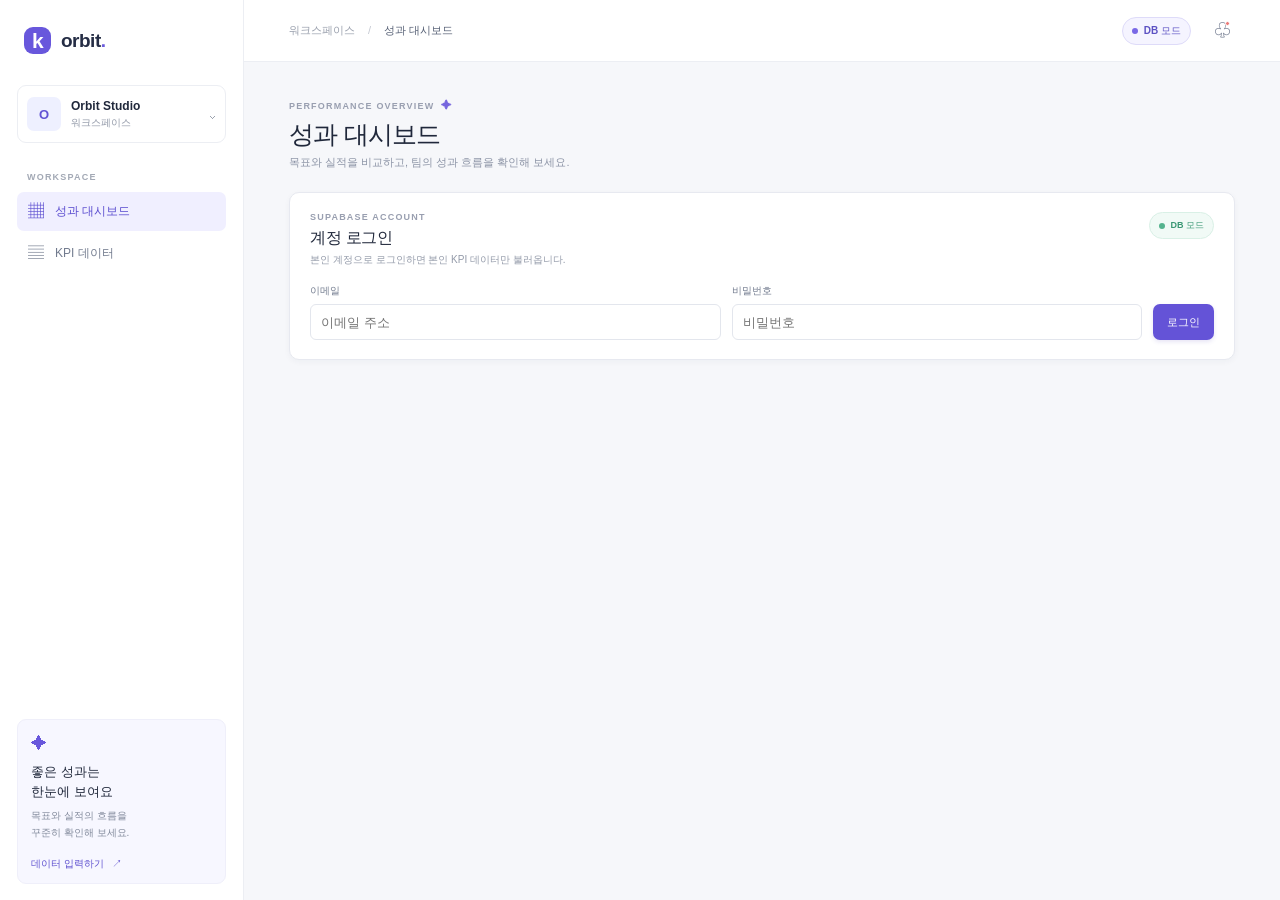
<file: KPI수업_수강생_사전자료/index.html>
<!doctype html>
<html lang="ko">
<head>
  <meta charset="utf-8">
  <meta name="viewport" content="width=device-width, initial-scale=1">
  <meta name="theme-color" content="#f5f7fa">
  <title>성과 인사이트 · KPI 대시보드</title>
  <link rel="stylesheet" href="style.css">
</head>
<body>
  <div class="shell">
    <aside class="sidebar" aria-label="주 메뉴">
      <a class="brand" href="#top" aria-label="KPI 대시보드 홈"><span class="brand-mark">k</span><span>orbit<span class="brand-dot">.</span></span></a>
      <div class="workspace"><span class="workspace-icon">O</span><span><b>Orbit Studio</b><small>워크스페이스</small></span><span class="chevron">⌄</span></div>
      <div class="nav-label">WORKSPACE</div>
      <nav><a class="nav-item active" href="#dashboard"><span>▦</span>성과 대시보드</a><a class="nav-item" href="#evidence"><span>▤</span>KPI 데이터</a></nav>
      <div class="sidebar-bottom"><div class="help-card"><span class="help-icon">✦</span><b>좋은 성과는<br>한눈에 보여요</b><p>목표와 실적의 흐름을<br>꾸준히 확인해 보세요.</p><a href="#evidence">데이터 입력하기 <span>↗</span></a></div><div class="profile"><div class="avatar">이</div><div><b>이수현</b><small>성과 담당자</small></div><span class="dots">···</span></div></div>
    </aside>
    <main id="top">
      <header class="topbar"><div class="breadcrumb">워크스페이스 <span>/</span> <b>성과 대시보드</b></div><div class="top-actions"><span class="mode-badge"><i></i> <span id="mode-label">샘플 모드</span></span><button class="icon-button" aria-label="알림">♧<em></em></button><div class="mini-avatar">이</div></div></header>
      <section class="page" id="dashboard">
        <div class="title-row"><div><div class="eyebrow">PERFORMANCE OVERVIEW <span class="spark">✦</span></div><h1>성과 대시보드</h1><p class="subtitle">목표와 실적을 비교하고, 팀의 성과 흐름을 확인해 보세요.</p></div><button class="primary-button" id="open-form"><span>＋</span> KPI 입력</button></div>
        <section class="auth-panel" id="auth-panel" hidden aria-label="Supabase 로그인">
          <div class="auth-heading"><div><div class="section-kicker">SUPABASE ACCOUNT</div><h2 id="auth-title">계정 로그인</h2><p id="auth-description">본인 계정으로 로그인하면 본인 KPI 데이터만 불러옵니다.</p></div><span class="db-badge"><i></i> DB 모드</span></div>
          <form id="login-form" class="login-form">
            <label>이메일<input id="login-email" name="email" type="email" autocomplete="username" placeholder="이메일 주소" required></label>
            <label>비밀번호<input id="login-password" name="password" type="password" autocomplete="current-password" placeholder="비밀번호" required></label>
            <button class="primary-button" id="login-button" type="submit">로그인</button>
          </form>
          <div class="auth-signed-in" id="auth-signed-in" hidden><span class="signed-in-mark">✓</span><span id="signed-in-label">로그인됨 · 본인 자료만 조회합니다</span><button class="secondary-button" id="logout-button" type="button">로그아웃</button></div>
          <p class="auth-message" id="auth-message" role="status" aria-live="polite" hidden></p>
        </section>
        <div class="sample-notice" id="sample-notice" hidden><span>i</span><div><b>Supabase 설정을 사용할 수 없어 샘플 모드로 열었습니다.</b><p>입력 데이터는 이 탭 메모리에만 남고 DB에 저장되지 않습니다. 연결하려면 config.js와 Supabase JS 로드를 확인하세요.</p></div></div>
        <div id="dashboard-content">
        <div class="filters" aria-label="성과 필터"><label>조회 월<select id="month-filter" aria-label="조회 월"></select></label><span class="filter-divider"></span><label>부서<select id="team-filter" aria-label="부서"><option value="all">전체 부서</option></select></label><span class="filter-note"><span class="sync-dot"></span> 방금 업데이트됨</span></div>
        <div class="summary-grid" aria-live="polite">
          <article class="summary-card"><div class="card-head"><span>목표 합계</span><span class="metric-icon target">◎</span></div><div class="metric-value" id="target-total">—</div><div class="card-foot"><span class="muted">선택한 조건의 목표 금액</span></div></article>
          <article class="summary-card"><div class="card-head"><span>실적 합계</span><span class="metric-icon actual">↗</span></div><div class="metric-value" id="actual-total">—</div><div class="card-foot"><span class="trend-pill" id="actual-change">—</span><span class="muted">목표 대비 실적</span></div></article>
          <article class="summary-card achievement-card"><div class="card-head"><span>목표 달성률</span><span class="metric-icon rate">◉</span></div><div class="rate-line"><div class="metric-value" id="achievement">—</div><div class="rate-caption" id="achievement-label">실적 ÷ 목표</div></div><div class="progress-track"><div class="progress-fill" id="progress"></div></div><div class="card-foot"><span class="muted">선택한 조건의 달성률</span><span class="progress-caption" id="progress-label">—</span></div></article>
        </div>
        <div class="section-heading"><div><div class="section-kicker">TEAM PERFORMANCE</div><h2>부서별 실적</h2></div><span class="section-context" id="chart-context">—</span></div>
        <section class="chart-card" aria-label="부서별 목표와 실적 차트"><div class="chart-legend"><span><i class="legend-target"></i>목표</span><span><i class="legend-actual"></i>실적</span><span class="chart-unit">단위: 원</span></div><div id="chart" class="chart-area"></div></section>
        <section class="evidence-section" id="evidence"><div class="section-heading evidence-heading"><div><div class="section-kicker">PERFORMANCE DETAILS</div><h2>상세 근거표</h2><p>부서별 목표와 실적 데이터를 확인할 수 있어요.</p></div><button class="secondary-button" id="open-form-secondary">＋ <span>데이터 추가</span></button></div>
          <div class="table-card"><div class="table-meta"><span id="result-count">0건</span><span>단위: 원</span></div><div class="table-scroll"><table><thead><tr><th scope="col">기준 월</th><th scope="col">부서</th><th scope="col" class="numeric">목표</th><th scope="col" class="numeric">실적</th><th scope="col" class="numeric">달성률</th><th scope="col">상태</th></tr></thead><tbody id="evidence-rows"></tbody></table></div><div class="empty-state" id="empty-state" hidden><div class="empty-art">⌕</div><b id="empty-title">조건에 맞는 데이터가 없어요</b><p id="empty-message">월과 부서 필터를 바꾸거나 데이터를 추가해 보세요.</p><button class="secondary-button" id="empty-add">＋ 데이터 입력</button></div><div class="error-state" id="error-state" hidden role="alert"><span>!</span><div><b>데이터를 불러오지 못했어요</b><p id="error-message">잠시 후 다시 시도해 주세요.</p></div><button class="text-button" id="retry-load">다시 시도</button></div></div>
        </section>
        <footer class="page-footer"><span><i></i> <span id="footer-mode">샘플 데이터로 미리보기 중</span></span><span id="footer-note">샘플 변경 사항은 이 브라우저 세션에만 반영됩니다.</span></footer>
        </div>
      </section>
    </main>
  </div>
  <dialog id="entry-dialog" aria-labelledby="dialog-title"><form id="entry-form"><div class="dialog-head"><div><div class="section-kicker">NEW KPI RECORD</div><h2 id="dialog-title">KPI 데이터 입력</h2></div><button type="button" class="dialog-close" id="close-form" aria-label="닫기">×</button></div><p class="dialog-description">월과 부서를 선택하고 목표·실적을 입력해 주세요.</p><label class="field-label" for="entry-month">기준 월</label><input id="entry-month" name="month" type="month" required><label class="field-label" for="entry-team">부서명</label><input id="entry-team" name="team" type="text" maxlength="80" placeholder="예: 영업A" required><div class="number-fields"><div><label class="field-label" for="entry-target">목표 금액 <small>원</small></label><input id="entry-target" name="target" type="number" min="0" step="1" inputmode="numeric" placeholder="0" required></div><div><label class="field-label" for="entry-actual">실적 금액 <small>원</small></label><input id="entry-actual" name="actual" type="number" min="0" step="1" inputmode="numeric" placeholder="0" required></div></div><p class="form-error" id="form-error" role="alert" hidden></p><div class="dialog-actions"><button type="button" class="secondary-button" id="cancel-form">취소</button><button type="submit" class="primary-button" id="save-record">저장하기</button></div></form></dialog>
  <div class="toast" id="toast" role="status" aria-live="polite"></div>
  <script src="config.js" onerror="window.KPI_CONFIG_LOAD_ERROR = true"></script>
  <script src="vendor/supabase.js" onerror="window.KPI_SUPABASE_LOAD_ERROR = true"></script>
  <script type="module" src="app.js"></script>
</body>
</html>
</file>
<file: KPI수업_수강생_사전자료/style.css>
:root{font-family:'DM Sans','Noto Sans KR',-apple-system,BlinkMacSystemFont,sans-serif;color:#20283b;background:#f6f7fa;font-synthesis:none;text-rendering:optimizeLegibility;--muted:#8b93a5;--line:#e9ebf1;--purple:#6554d9;--navy:#252d45}*{box-sizing:border-box}body{margin:0;min-width:320px}.shell{min-height:100vh}.sidebar{position:fixed;inset:0 auto 0 0;width:244px;background:#fff;border-right:1px solid #eceef3;padding:27px 17px 16px;display:flex;flex-direction:column;z-index:2}.brand{display:flex;align-items:center;gap:10px;color:#252d45;text-decoration:none;font-size:19px;font-weight:700;letter-spacing:-.5px;padding:0 7px}.brand-mark{width:27px;height:27px;display:grid;place-items:center;border-radius:9px;background:#6857dc;color:#fff;font-size:21px;font-weight:600;line-height:1}.brand-dot{color:#6959dc}.workspace{height:58px;margin:31px 0 29px;padding:9px;border:1px solid #eceef3;border-radius:9px;display:flex;align-items:center;gap:10px}.workspace-icon{width:34px;height:34px;display:grid;place-items:center;background:#eef0ff;color:#6253d4;border-radius:7px;font-size:13px;font-weight:700}.workspace b,.profile b{display:block;font-size:12px;font-weight:600}.workspace small,.profile small{display:block;margin-top:3px;color:#9299a8;font-size:10px}.chevron{margin-left:auto;color:#9ca3af}.nav-label{padding:0 10px 10px;color:#a3a9b5;font-size:9px;letter-spacing:1.2px;font-weight:700}.nav-item{height:39px;margin-bottom:3px;padding:0 11px;display:flex;align-items:center;gap:11px;color:#727b8e;text-decoration:none;border-radius:7px;font-size:12px;font-weight:500}.nav-item>span{font-size:16px}.nav-item.active{background:#f0efff;color:#5c4ed0;font-weight:600}.sidebar-bottom{margin-top:auto}.help-card{padding:15px 13px 12px;background:#f7f7ff;border:1px solid #efeffa;border-radius:9px}.help-icon{display:block;margin-bottom:9px;color:#6857dc}.help-card b{font-size:13px;line-height:1.55}.help-card p{margin:6px 0 12px;color:#81899b;font-size:10px;line-height:1.65}.help-card a{color:#5e50cf;text-decoration:none;font-size:10px;font-weight:600}.help-card a span{margin-left:5px}.profile{display:flex;align-items:center;gap:9px;margin-top:16px;padding:8px 1px 0}.avatar,.mini-avatar{width:31px;height:31px;border-radius:50%;display:grid;place-items:center;background:#f3ded5;color:#995f4b;font-size:12px;font-weight:600}.dots{margin-left:auto;color:#858da0;font-size:21px;letter-spacing:1px;transform:rotate(90deg)}main{margin-left:244px;min-height:100vh}.topbar{height:62px;background:#fff;border-bottom:1px solid #eceef3;padding:0 45px;display:flex;align-items:center;justify-content:space-between}.breadcrumb{font-size:11px;color:#9ba1ae}.breadcrumb span{margin:0 10px;color:#c4c8d1}.breadcrumb b{font-weight:500;color:#566075}.top-actions{display:flex;align-items:center;gap:17px}.mode-badge{display:inline-flex;align-items:center;gap:6px;padding:6px 9px;border:1px solid #dedbf9;background:#f5f4ff;border-radius:20px;color:#5c51c3;font-size:10px;font-weight:600}.mode-badge i,.sync-dot,.page-footer i{width:6px;height:6px;border-radius:50%;background:#7968e6}.icon-button{position:relative;width:27px;height:27px;border:0;background:transparent;color:#747d91;font-size:17px}.icon-button em{position:absolute;right:5px;top:4px;width:5px;height:5px;background:#ec7a78;border:1px solid white;border-radius:50%}.mini-avatar{width:28px;height:28px;font-size:11px}.page{max-width:1180px;padding:37px 45px 24px;margin:0 auto}.title-row{display:flex;align-items:flex-end;justify-content:space-between}.eyebrow,.section-kicker{font-size:9px;font-weight:700;letter-spacing:1.2px;color:#999fb0}.spark{color:#7666de;font-size:11px;margin-left:3px}h1{margin:8px 0 5px;color:#20283b;font-size:25px;line-height:1.25;letter-spacing:-.8px}.subtitle{margin:0;color:#8b93a5;font-size:11px}.primary-button,.secondary-button{display:inline-flex;align-items:center;justify-content:center;gap:7px;border:0;border-radius:7px;min-height:36px;padding:0 14px;background:#6453d7;color:#fff;font-family:inherit;font-size:11px;font-weight:600;cursor:pointer;box-shadow:0 2px 4px #5446bb24}.primary-button span{font-size:17px;line-height:0}.primary-button:hover{background:#5848c8}.primary-button:disabled{opacity:.65;cursor:wait}.filters{height:56px;margin-top:24px;padding:0 13px;border:1px solid #e8eaf0;border-radius:8px;background:#fff;display:flex;align-items:center;gap:13px}.filters label{display:flex;align-items:center;gap:9px;color:#939aaa;font-size:10px}.filters select{max-width:150px;min-width:95px;padding:7px 25px 7px 9px;border:0;outline:none;background:transparent;color:#3e475b;font:500 11px inherit;font-family:inherit;cursor:pointer}.filter-divider{height:21px;border-left:1px solid #eceef2}.filter-note{margin-left:auto;display:flex;align-items:center;gap:6px;color:#a0a6b2;font-size:9px}.sync-dot{width:5px;height:5px;background:#5fc69a}.summary-grid{display:grid;grid-template-columns:1fr 1fr 1.2fr;gap:13px;margin-top:17px}.summary-card{min-height:126px;background:#fff;border:1px solid #e9ebf1;border-radius:9px;padding:15px 17px 12px;box-shadow:0 2px 5px #1c28400a}.card-head{display:flex;justify-content:space-between;align-items:center;color:#81899b;font-size:10px;font-weight:500}.metric-icon{width:25px;height:25px;border-radius:7px;display:grid;place-items:center;font-size:15px}.metric-icon.target{background:#efefff;color:#6a5bd6}.metric-icon.actual{background:#e8f7f1;color:#43ae87}.metric-icon.rate{background:#fff4e5;color:#e19b45}.metric-value{margin-top:10px;color:#293148;font-size:23px;font-weight:600;letter-spacing:-.7px;white-space:nowrap}.card-foot{display:flex;align-items:center;gap:7px;margin-top:8px}.muted{color:#a1a7b4;font-size:9px}.trend-pill{padding:3px 6px;background:#eaf7f1;border-radius:4px;color:#3da77f;font-size:9px;font-weight:600}.trend-pill.negative{background:#fff2ec;color:#d58361}.achievement-card{padding-bottom:11px}.rate-line{display:flex;align-items:baseline;gap:8px}.rate-line .metric-value{font-size:22px}.rate-caption{color:#a1a7b4;font-size:9px}.progress-track{height:5px;margin-top:10px;border-radius:9px;background:#f0eff8;overflow:hidden}.progress-fill{height:100%;max-width:100%;border-radius:9px;background:linear-gradient(90deg,#8779eb,#5e51d0);transition:width .25s}.achievement-card .card-foot{justify-content:space-between}.progress-caption{color:#7770c6;font-size:9px;font-weight:600}.section-heading{display:flex;align-items:flex-end;justify-content:space-between;margin:27px 0 12px}.section-heading h2{margin:5px 0 0;font-size:15px;letter-spacing:-.35px}.section-context{color:#a0a6b3;font-size:9px}.chart-card{padding:14px 18px 15px;background:#fff;border:1px solid #e9ebf1;border-radius:9px}.chart-legend{display:flex;align-items:center;gap:14px;color:#777f90;font-size:9px}.chart-legend span:not(.chart-unit){display:flex;align-items:center;gap:5px}.chart-legend i{width:7px;height:7px;border-radius:2px;display:inline-block}.legend-target{background:#c7c3f2}.legend-actual{background:#6858d9}.chart-unit{margin-left:auto;color:#a0a6b3}.chart-area{margin-top:13px}.chart-row{display:grid;grid-template-columns:64px 1fr 78px;align-items:center;gap:12px;min-height:29px}.chart-team{color:#636c7f;font-size:10px;font-weight:500}.bars{display:grid;gap:4px}.bar-track{height:5px;border-radius:6px;background:#f3f4f7;overflow:hidden}.bar{height:100%;border-radius:6px}.target-bar{background:#c9c5f0}.actual-bar{background:#6b5bd9}.chart-value{text-align:right;color:#9097a5;font-size:9px}.chart-empty{padding:16px;text-align:center;color:#9da4b1;font-size:10px}.evidence-section{margin-top:27px}.evidence-heading{margin-bottom:12px;align-items:center}.evidence-heading h2{margin-bottom:4px}.evidence-heading p{margin:0;color:#9aa1ae;font-size:10px}.secondary-button{min-height:31px;border:1px solid #e4e5ec;background:#fff;color:#636c80;box-shadow:none;font-size:12px;padding:0 10px}.secondary-button span{font-size:10px;font-weight:500}.secondary-button:hover{background:#f8f8fc}.table-card{background:#fff;border:1px solid #e9ebf1;border-radius:9px;overflow:hidden}.table-meta{height:37px;padding:0 15px;display:flex;align-items:center;justify-content:space-between;border-bottom:1px solid #f0f1f4;color:#969dac;font-size:9px}.table-meta span:first-child{color:#606a7e;font-size:10px;font-weight:600}.table-scroll{width:100%;overflow-x:auto}table{width:100%;border-collapse:collapse;min-width:650px}thead{background:#fafbfc}th{height:35px;color:#9198a7;font-size:9px;font-weight:500;text-align:left}td{height:41px;color:#657084;font-size:10px}th,td{padding:0 14px;border-bottom:1px solid #f0f1f4}tbody tr:last-child td{border-bottom:0}.numeric{text-align:right}.month-chip{color:#788196;font-variant-numeric:tabular-nums}.team-cell{font-weight:500;color:#444e63;white-space:nowrap}.team-bullet{display:inline-block;width:6px;height:6px;margin-right:7px;border-radius:2px;background:#8475e5;vertical-align:1px}.actual-cell{color:#384258;font-weight:500}.rate-cell{color:#5b51b4;font-weight:600}.status{display:inline-flex;align-items:center;gap:5px;padding:4px 7px;border-radius:10px;font-size:8px;white-space:nowrap}.status i{width:5px;height:5px;border-radius:50%}.status-success{background:#edf8f3;color:#429b78}.status-success i{background:#57b98f}.status-progress{background:#fff6e9;color:#c18b43}.status-progress i{background:#e1a34d}.status-neutral{background:#f1f2f5;color:#848b99}.status-neutral i{background:#a3a8b2}.empty-state{min-height:205px;display:flex;flex-direction:column;align-items:center;justify-content:center;padding:20px}.empty-art{width:35px;height:35px;display:grid;place-items:center;margin-bottom:9px;border-radius:50%;background:#f4f3ff;color:#7669d8;font-size:20px}.empty-state b{font-size:11px;color:#525c70}.empty-state p{margin:6px 0 12px;color:#9aa1ae;font-size:10px;text-align:center}.error-state{min-height:130px;display:flex;align-items:center;justify-content:center;gap:11px;padding:22px}.error-state>span{width:25px;height:25px;display:grid;place-items:center;border-radius:50%;background:#fff0ef;color:#df6d67;font-weight:700}.error-state b{font-size:11px}.error-state p{margin:4px 0 0;color:#969dac;font-size:10px}.text-button{border:0;background:transparent;color:#5e50cf;font:600 10px inherit;font-family:inherit;cursor:pointer}.page-footer{display:flex;justify-content:space-between;margin-top:13px;color:#a2a8b4;font-size:9px}.page-footer span:first-child{display:flex;align-items:center;gap:6px}.page-footer i{width:5px;height:5px;background:#69bd9b}dialog{width:min(440px,calc(100vw - 28px));padding:0;border:1px solid #e7e8ef;border-radius:12px;color:#263048;box-shadow:0 18px 70px #20283b32}dialog::backdrop{background:#252d4566;backdrop-filter:blur(2px)}dialog form{padding:23px}.dialog-head{display:flex;align-items:flex-start;justify-content:space-between}.dialog-head h2{margin:6px 0 0;font-size:19px}.dialog-close{width:29px;height:29px;border:0;border-radius:7px;background:#f4f5f8;color:#7d8596;font-size:21px;cursor:pointer}.dialog-description{margin:8px 0 20px;color:#8e96a6;font-size:11px}.field-label{display:block;margin:14px 0 6px;color:#596378;font-size:10px;font-weight:600}.field-label small{color:#a3a9b5;font-weight:400}.field-label+input,.number-fields input{width:100%;height:38px;padding:0 10px;border:1px solid #e3e6ed;border-radius:6px;background:#fff;color:#394359;font:12px inherit;font-family:inherit;outline:none}.field-label+input:focus,.number-fields input:focus{border-color:#8073e0;box-shadow:0 0 0 3px #8376e01c}.number-fields{display:grid;grid-template-columns:1fr 1fr;gap:12px}.number-fields .field-label{margin-top:14px}.form-error{margin:12px 0 0;padding:9px;border-radius:6px;background:#fff2ef;color:#bd5f52;font-size:10px}.dialog-actions{display:flex;justify-content:flex-end;gap:8px;margin-top:22px}.dialog-actions .primary-button{min-height:35px}.toast{position:fixed;left:50%;bottom:25px;z-index:5;transform:translate(-50%,16px);opacity:0;pointer-events:none;padding:11px 17px;border-radius:8px;background:#293148;color:#fff;box-shadow:0 5px 20px #18203929;font-size:11px;transition:all .2s}.toast.visible{opacity:1;transform:translate(-50%,0)}.toast-error{background:#a94f48}[hidden]{display:none!important}:focus-visible{outline:3px solid #958bed;outline-offset:2px}
@media(max-width:1000px){.sidebar{width:205px;padding-inline:13px}main{margin-left:205px}.topbar{padding-inline:28px}.page{padding:30px 28px 22px}.summary-card{padding-inline:13px}.metric-value{font-size:19px}.summary-grid{grid-template-columns:1fr 1fr 1.1fr}}
@media(max-width:700px){.sidebar{position:static;width:auto;height:56px;padding:0 17px;flex-direction:row;align-items:center;border-right:0;border-bottom:1px solid #eceef3}.brand{font-size:17px}.brand-mark{width:25px;height:25px}.workspace,.nav-label,.sidebar nav,.sidebar-bottom{display:none}main{margin-left:0}.topbar{height:48px;padding:0 17px}.breadcrumb{font-size:10px}.top-actions{gap:10px}.mode-badge{font-size:9px;padding:5px 7px}.icon-button{display:none}.page{padding:25px 16px 19px}.title-row{align-items:flex-start}.eyebrow{font-size:8px}h1{font-size:22px}.subtitle{max-width:240px;font-size:10px;line-height:1.6}.title-row>.primary-button{min-height:34px;margin-top:20px;padding:0 10px;font-size:10px;white-space:nowrap}.filters{height:auto;min-height:58px;margin-top:20px;padding:9px 8px;gap:5px;justify-content:space-between}.filters label{display:flex;flex-direction:column;align-items:flex-start;gap:1px;padding-left:5px;font-size:9px}.filters select{max-width:135px;min-width:90px;padding:5px 17px 5px 0;font-size:11px}.filter-divider{height:27px}.filter-note{display:none}.summary-grid{grid-template-columns:1fr 1fr;gap:9px;margin-top:12px}.summary-card{min-height:112px;padding:12px}.summary-card:first-child{grid-column:1}.summary-card:nth-child(2){grid-column:2}.achievement-card{grid-column:1/-1;min-height:106px}.metric-value{font-size:18px;margin-top:8px}.achievement-card .metric-value{font-size:20px}.metric-icon{width:22px;height:22px}.card-foot{margin-top:6px}.muted{font-size:8px}.section-heading{margin-top:23px}.section-heading h2{font-size:14px}.chart-card{padding:12px 11px}.chart-row{grid-template-columns:48px 1fr 60px;gap:8px;min-height:30px}.chart-team{font-size:9px}.chart-value{font-size:8px}.chart-legend{gap:10px}.evidence-section{margin-top:23px}.evidence-heading p{max-width:240px;font-size:9px;line-height:1.5}.evidence-heading .secondary-button{min-height:30px;padding:0 8px}.evidence-heading .secondary-button span{font-size:9px}.table-meta{padding:0 11px}.page-footer{gap:8px;line-height:1.5;font-size:8px}.page-footer span:last-child{text-align:right}.dialog-actions{position:sticky;bottom:0;background:#fff;padding-top:10px}.number-fields{gap:8px}}
@media(max-width:370px){.page{padding-inline:12px}.title-row>.primary-button{gap:3px;padding-inline:7px}.filters label{padding-left:2px}.filters select{min-width:76px;font-size:10px}.chart-row{grid-template-columns:42px 1fr 52px;gap:6px}.section-context{font-size:8px}}
@media(prefers-reduced-motion:reduce){*,*::before,*::after{scroll-behavior:auto!important;transition:none!important}}
.auth-panel{margin-top:22px;padding:19px 20px;background:#fff;border:1px solid #e7e9f0;border-radius:10px;box-shadow:0 2px 6px #1c28400a}.auth-heading{display:flex;align-items:flex-start;justify-content:space-between}.auth-heading h2{margin:6px 0 4px;font-size:16px;letter-spacing:-.3px}.auth-heading p{margin:0;color:#9299a8;font-size:10px}.db-badge{display:inline-flex;align-items:center;gap:6px;padding:6px 9px;border:1px solid #d9f0e6;border-radius:20px;background:#f1faf6;color:#3b9875;font-size:9px;font-weight:600}.db-badge i{width:6px;height:6px;border-radius:50%;background:#55b38e}.login-form{display:grid;grid-template-columns:1fr 1fr auto;align-items:end;gap:11px;margin-top:17px}.login-form label{display:grid;gap:6px;color:#737c8f;font-size:10px}.login-form input{height:36px;min-width:0;padding:0 10px;border:1px solid #e3e6ed;border-radius:6px;color:#364057;font:12px inherit;font-family:inherit;outline:none}.login-form input:focus{border-color:#8073e0;box-shadow:0 0 0 3px #8376e01c}.login-form .primary-button{min-height:36px}.auth-signed-in{display:flex;align-items:center;gap:9px;margin-top:14px;color:#546075;font-size:10px}.signed-in-mark{width:20px;height:20px;display:grid;place-items:center;border-radius:50%;background:#eaf7f1;color:#3b9875;font-size:11px;font-weight:700}.auth-signed-in .secondary-button{margin-left:auto}.auth-message{margin:12px 0 0;padding:9px 10px;border-radius:6px;background:#f2f3f8;color:#657085;font-size:10px}.auth-message-error{background:#fff1ef;color:#b4544d}.sample-notice{display:flex;gap:10px;margin-top:18px;padding:12px 14px;border:1px solid #f0e2bd;border-radius:8px;background:#fffbef;color:#846d3b;font-size:10px}.sample-notice>span{width:18px;height:18px;flex:0 0 18px;display:grid;place-items:center;border-radius:50%;background:#f4ebd3;font-weight:700}.sample-notice b{font-size:10px}.sample-notice p{margin:4px 0 0;color:#99885f;line-height:1.55;font-size:9px}
@media(max-width:700px){.auth-panel{margin-top:17px;padding:15px 13px}.auth-heading h2{font-size:14px}.auth-heading p{max-width:235px;line-height:1.5}.login-form{grid-template-columns:1fr;gap:10px}.login-form .primary-button{width:100%;margin-top:2px}.auth-signed-in{align-items:flex-start;line-height:1.5}.auth-signed-in .secondary-button{min-height:29px}.sample-notice{padding:11px 10px;font-size:9px}.sample-notice b{font-size:9px}}
.database-mode .profile,.database-mode .mini-avatar{display:none}
</file>
